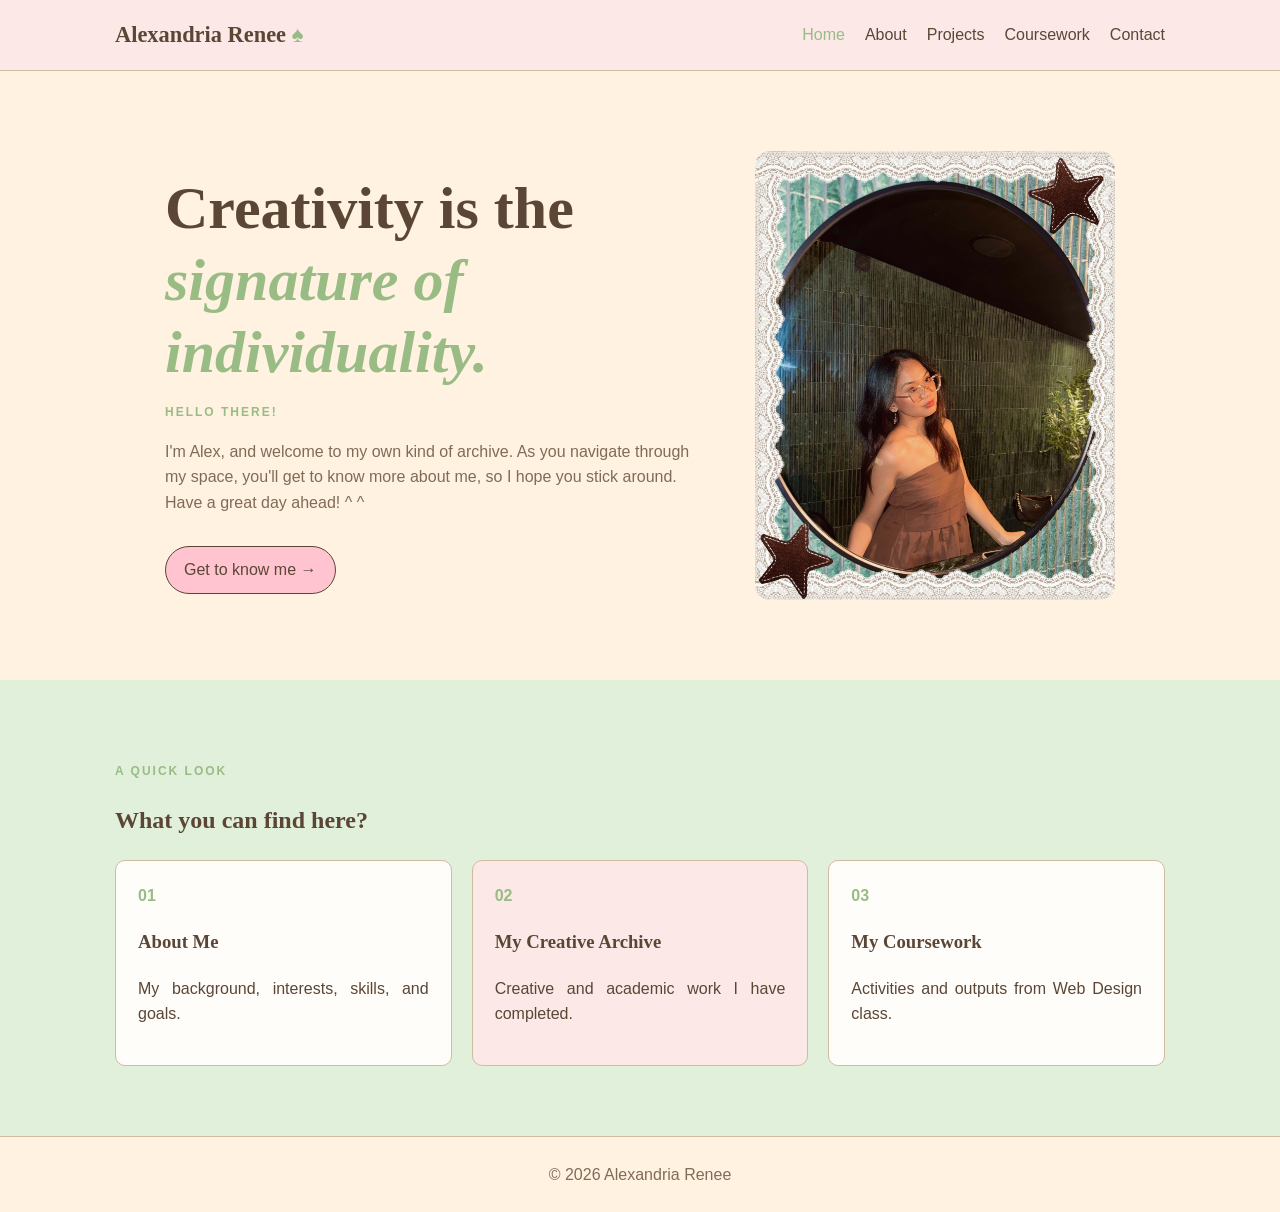
<file: index.html>
<!DOCTYPE html>
<html lang="en">
<head>
  <meta charset="UTF-8">
  <meta name="viewport" content="width=device-width, initial-scale=1.0">
  <title>Alex's Portfolio | Home</title>
  <link rel="stylesheet" href="style.css">
</head>
<body>

<header>
  <nav class="nav container">
    <a class="logo" href="index.html">Alexandria Renee <span>♠</span></a>

    <div class="links">
      <a class="active" href="index.html">Home</a>
      <a href="about.html">About</a>
      <a href="projects.html">Projects</a>
      <a href="coursework.html">Coursework</a>
      <a href="contact.html">Contact</a>
    </div>
  </nav>
</header>

<main>
  <section class="home container">
    <div>
      <h1>
        Creativity is the
        <span class="highlight">signature of individuality.</span>
      </h1>
      <p class="label">HELLO THERE!</p>
      <p class="intro">
        I'm Alex, and welcome to my own kind of archive. As you navigate
        through my space, you'll get to know more about me, so I hope you
        stick around. Have a great day ahead! ^ ^
      </p>

      <a class="button" href="about.html">Get to know me →</a>
    </div>

    <div class="portfolio-image">
      <img src="images/alex1.jpg" alt="me">
    </div>
  </section>

  <section class="green-section">
    <div class="container">
      <p class="label">A QUICK LOOK</p>
      <h2>What you can find here?</h2>

      <div class="three-columns">
        <a class="card" href="about.html">
          <span>01</span>
          <h3>About Me</h3>
          <p>My background, interests, skills, and goals.</p>
        </a>
        
        <a class="card pink" href="projects.html">
          <span>02</span>
          <h3>My Creative Archive</h3>
          <p>Creative and academic work I have completed.</p>
        </a>
        
        <a class="card" href="coursework.html">
          <span>03</span>
          <h3>My Coursework</h3>
          <p>Activities and outputs from Web Design class.</p>
        </a>
      </div>
    </div>
  </section>
</main>

<footer>© 2026 Alexandria Renee</footer>

</body>
</html>
</file>
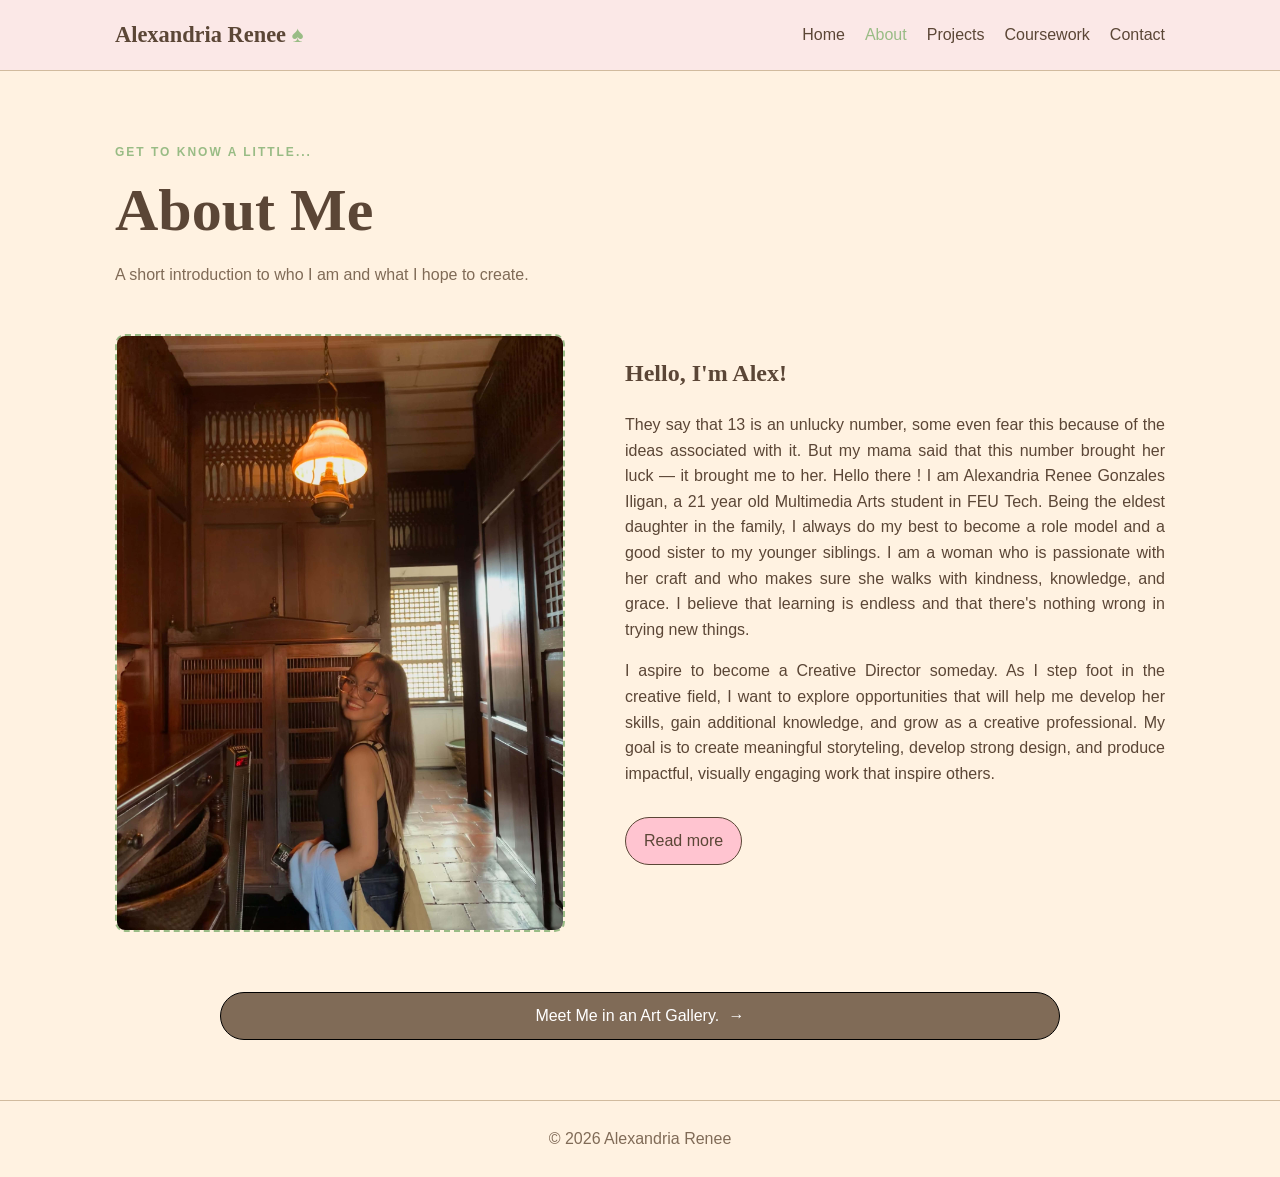
<file: about.html>
<!DOCTYPE html>
<html lang="en">
<head>
  <meta charset="UTF-8">
  <meta name="viewport" content="width=device-width, initial-scale=1.0">
  <title>Alex's Portfolio | About</title>
  <link rel="stylesheet" href="style.css">
</head>
<body>

<header>
  <nav class="nav container">
    <a class="logo" href="index.html">
      Alexandria Renee <span>♠</span>
    </a>

    <div class="links">
        <a href="index.html">Home</a>
        <a class="active" href="about.html">About</a>
        <a href="projects.html">Projects</a>
        <a href="coursework.html">Coursework</a>
        <a href="contact.html">Contact</a>
</div>
  </nav>
</header>

<main>

  <section class="page-title container">
    <p class="label">GET TO KNOW A LITTLE...</p>
    <h1>About Me</h1>
    <p>A short introduction to who I am and what I hope to create.</p>
  </section>

  <section class="container about-layout">
    
    <div class="photo-box">
      <img src="images/alex2.jpg" alt="me">
    </div>

    <div>
      <h2>Hello, I'm Alex!</h2>
      
      <p class="about-paragraph">
        They say that 13 is an unlucky number, some even fear this because of the ideas 
        associated with it. But my mama said that this number brought her luck — it brought 
        me to her. Hello there ! I am Alexandria Renee Gonzales Iligan, a 21 year old 
        Multimedia Arts student in FEU Tech. Being the eldest daughter in the family, 
        I always do my best to become a role model and a good sister to my younger siblings. 
        I am a woman who is passionate with her craft and who makes sure she walks with kindness, 
        knowledge, and grace. I believe that learning is endless and that there's nothing wrong 
        in trying new things.
      </p>
      
      <p class="about-paragraph">
        I aspire to become a Creative Director someday. 
        As I step foot in the creative field, I want to explore opportunities 
        that will help me develop her skills, gain additional knowledge, and 
        grow as a creative professional. My goal is to create meaningful storyteling, 
        develop strong design, and produce impactful, visually engaging work that 
        inspire others.
      </p>

      <button id="showButton" class="button">
        Read more
      </button>
      
    <div id="details" class="details">
        
      <p>
        <b>Interests:</b>
        Sketching & Painting, Reading, Music, Photography
      </p>
      
      <p>
        <b>Skills:</b>
        Concept Development, Graphic Design, Visual Composition, Spatial & Design Awareness, Creative Thinking
      </p>

      <p>
        <b>Goal:</b>
        To grow within the creative field through meaningful storytelling, 
        developing strong design and creative skills, and producing impactful, 
        visually engaging work that inspires others.
      </p>
    </div>

  </section>

  <section class="gallery-area container">
    <button
      class="gallery-button"
      type="button"
      onclick="window.location.href='projects.html'">
      Meet Me in an Art Gallery. <span>→</span>
    </button>
  </section>

</main>

<footer>© 2026 Alexandria Renee</footer>

<script src="script.js"></script>

</body>
</html>
</file>
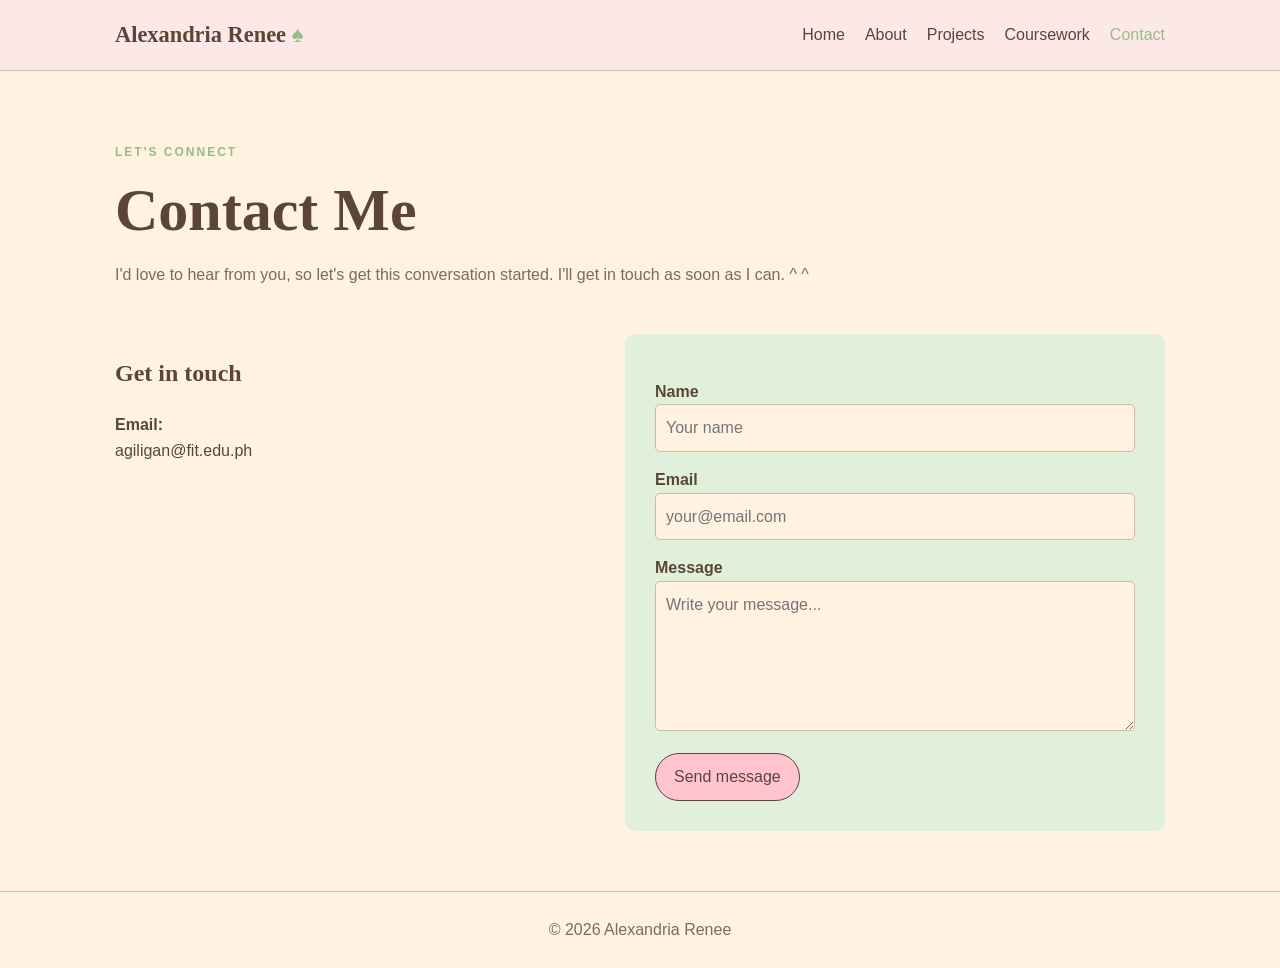
<file: contact.html>
<!DOCTYPE html>
<html lang="en">
<head>
  <meta charset="UTF-8">
  <meta name="viewport" content="width=device-width, initial-scale=1.0">
  <title>Alex's Portfolio | Contact</title>
  <link rel="stylesheet" href="style.css">
</head>
<body>

<header>
  <nav class="nav container">
    <a class="logo" href="index.html">Alexandria Renee <span>♠</span></a>

    <div class="links">
      <a href="index.html">Home</a>
      <a href="about.html">About</a>
      <a href="projects.html">Projects</a>
      <a href="coursework.html">Coursework</a>
      <a class="active" href="contact.html">Contact</a>
    </div>
  </nav>
</header>

<main>
  <section class="page-title container">
    <p class="label">LET'S CONNECT</p>
    <h1>Contact Me</h1>
    <p>I'd love to hear from you, so let's get this conversation started.
       I'll get in touch as soon as I can. ^ ^ </p>
  </section>

  <section class="container contact-layout">
    <div>
      <h2>Get in touch</h2>
        <b>Email:</b><br>
       agiligan@fit.edu.ph
      </p>

    </div>

    <form>
      <label for="name">Name</label>
      <input id="name" type="text" required placeholder="Your name">

      <label for="email">Email</label>
      <input id="email" type="email" required placeholder="your@email.com">

      <label for="message">Message</label>
      <textarea id="message" rows="5" required placeholder="Write your message..."></textarea>

      <button class="button" type="submit">Send message</button>
    </form>
  </section>
</main>

<footer>© 2026 Alexandria Renee</footer>

</body>
</html>
</file>
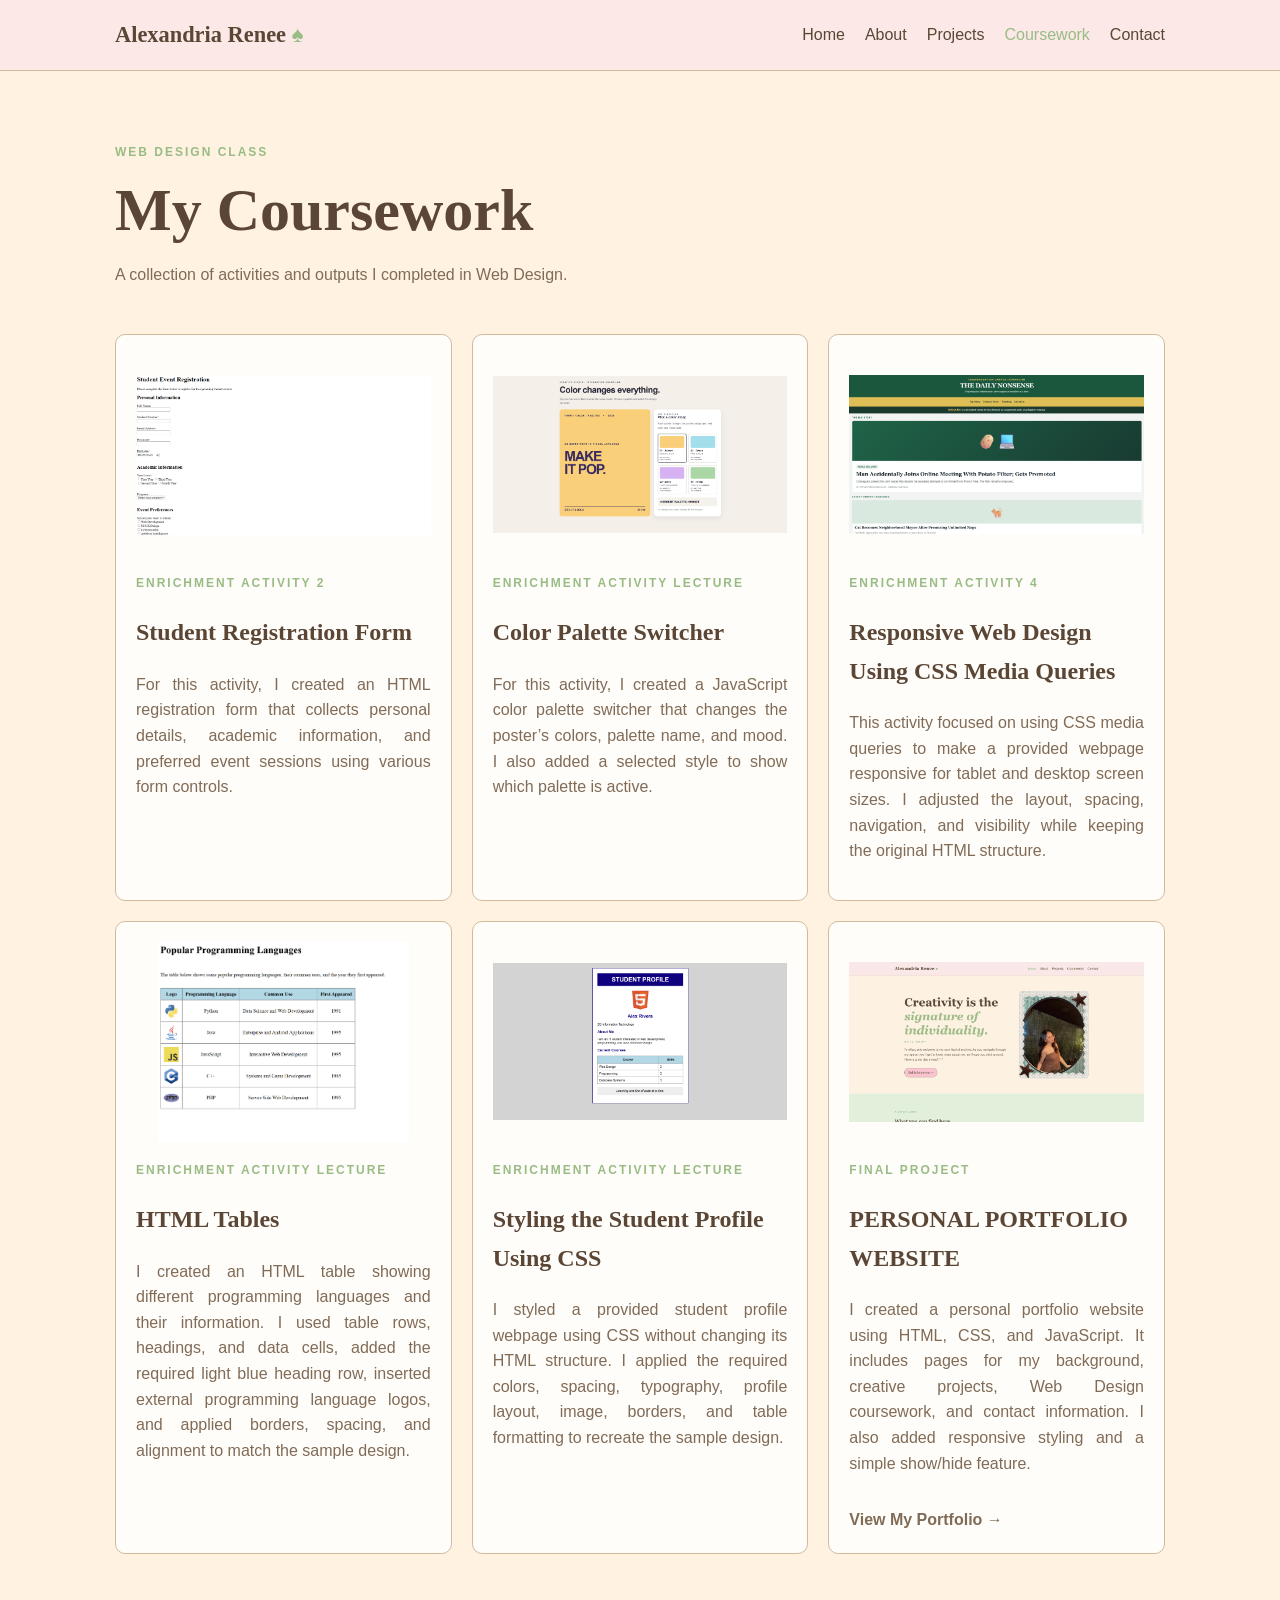
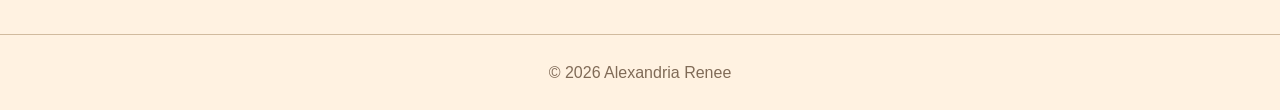
<file: coursework.html>
<!DOCTYPE html>
<html lang="en">
<head>
  <meta charset="UTF-8">
  <meta name="viewport" content="width=device-width, initial-scale=1.0">
  <title>Alex's Portfolio | Coursework</title>
  <link rel="stylesheet" href="style.css">
</head>
<body>

<header>
  <nav class="nav container">
    <a class="logo" href="index.html">Alexandria Renee <span>♠</span></a>

    <div class="links">
      <a href="index.html">Home</a>
      <a href="about.html">About</a>
      <a href="projects.html">Projects</a>
      <a class="active" href="coursework.html">Coursework</a>
      <a href="contact.html">Contact</a>
    </div>
  </nav>
</header>

<main>
  <section class="page-title container">
    <p class="label">WEB DESIGN CLASS</p>

    <h1>My Coursework</h1>

    <p>
      A collection of activities and outputs I completed in Web Design.
    </p>
  </section>

  <section class="course-grid container">

    <a class="course-card" href="#activity1">
      <img src="images/Student Registration Form.png" alt="Activity 1">
      <p class="label">ENRICHMENT ACTIVITY 2</p>
      <h2>Student Registration Form</h2>
      <p>
       For this activity, I created an HTML registration form that collects personal details, 
       academic information, and preferred event sessions using various form controls.
      </p>
    </a>

    <a class="course-card" href="#activity2">
      <img src="images/Color Palette Switcher.png" alt="Activity 2">
      <p class="label">ENRICHMENT ACTIVITY LECTURE</p>
      <h2>Color Palette Switcher</h2>
      <p>
        For this activity, I created a JavaScript color palette switcher that changes the poster’s colors, palette name, and mood. 
        I also added a selected style to show which palette is active.
      </p>
    </a>

    <a class="course-card" href="#activity3">
      <img src="images/Responsive Web Design Using CSS Media Queries.png" alt="Activity 3">
      <p class="label">ENRICHMENT ACTIVITY 4</p>
      <h2>Responsive Web Design Using CSS Media Queries</h2>
      <p>
        This activity focused on using CSS media queries to make a provided webpage responsive for tablet and desktop screen sizes. 
        I adjusted the layout, spacing, navigation, and visibility while keeping the original HTML structure.
      </p>
    </a>

    <a class="course-card" href="#activity4">
      <img src="images/HTML Tables.png" alt="Activity 4">

      <p class="label">ENRICHMENT ACTIVITY LECTURE</p>

      <h2>HTML Tables</h2>

      <p>
        I created an HTML table showing different programming languages and their information. I used table rows, headings, 
        and data cells, added the required light blue heading row, inserted external programming language logos, and 
        applied borders, spacing, and alignment to match the sample design.
      </p>
    </a>

    <a class="course-card" href="#activity5">
      <img src="images/Styling the Student Profile Using CSS.png" alt="Activity 5">

      <p class="label">ENRICHMENT ACTIVITY LECTURE</p>

      <h2>Styling the Student Profile Using CSS</h2>

      <p>
        I styled a provided student profile webpage using CSS without changing its HTML structure. 
        I applied the required colors, spacing, typography, profile layout, image, borders, and table formatting 
        to recreate the sample design.
      </p>
    </a>

    <div class="course-card">

  <img src="images/Final Project.png" alt="Activity 6">

  <p class="label">FINAL PROJECT</p>

  <h2>PERSONAL PORTFOLIO WEBSITE</h2>

  <p>
    I created a personal portfolio website using HTML, CSS, and JavaScript.
    It includes pages for my background, creative projects, Web Design
    coursework, and contact information. I also added responsive styling
    and a simple show/hide feature.
  </p>

  <a class="output-link"
     href="https://agiligan.github.io"
     target="_blank">
    View My Portfolio →
  </a>

</div>
    <div id="activity1" class="image-popup">
      <a href="#" class="close-button">Close ✕</a>
      <img src="images/Student Registration Form.png" alt="Activity 1">
    </div>

    <div id="activity2" class="image-popup">
      <a href="#" class="close-button">Close ✕</a>
      <img src="images/Color Palette Switcher.png" alt="Activity 2">
    </div>

    <div id="activity3" class="image-popup">
      <a href="#" class="close-button">Close ✕</a>
      <img src="images/Responsive Web Design Using CSS Media Queries.png" alt="Activity 3">
    </div>

    <div id="activity4" class="image-popup">
      <a href="#" class="close-button">Close ✕</a>
      <img src="images/HTML Tables.png" alt="Activity 4">
    </div>

    <div id="activity5" class="image-popup">
      <a href="#" class="close-button">Close ✕</a>
      <img src="images/Styling the Student Profile Using CSS.png" alt="Activity 5">
    </div>
  </section>
</main>

<footer>© 2026 Alexandria Renee</footer>

</body>
</html>
</file>
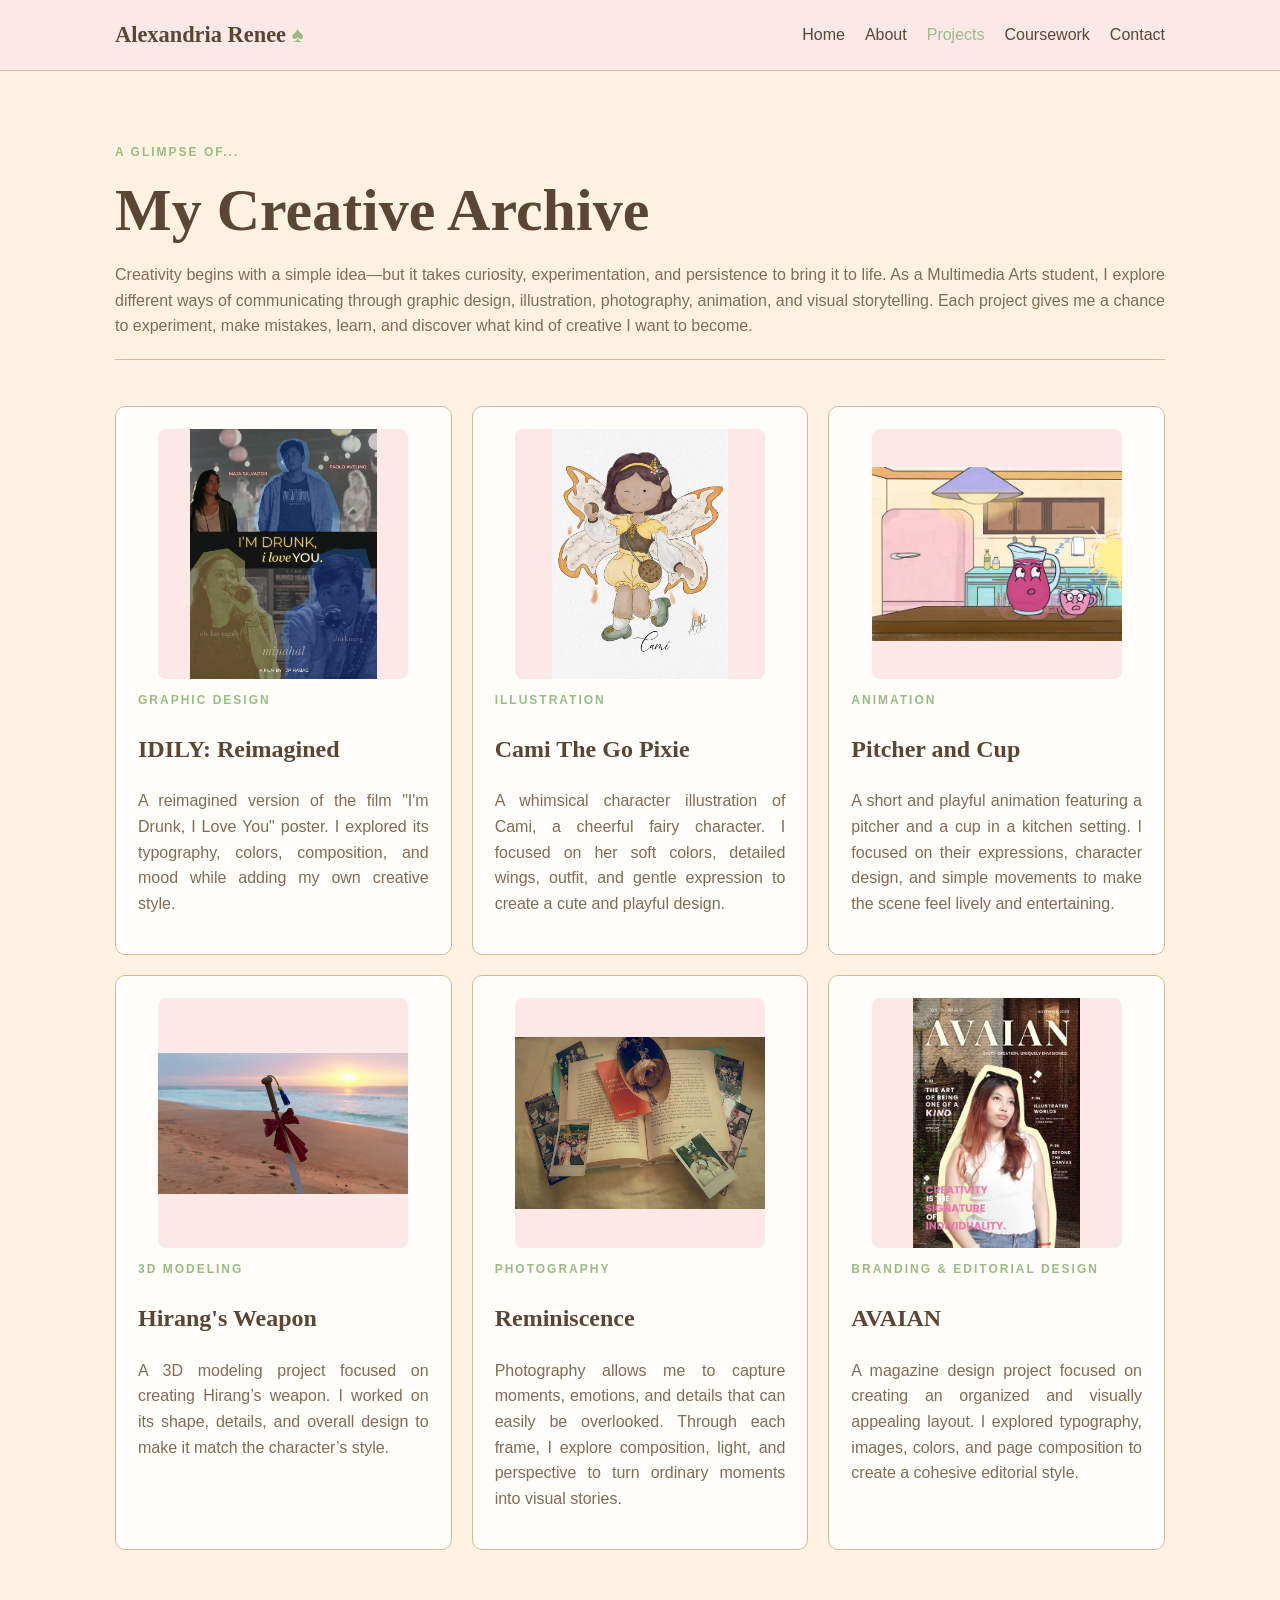
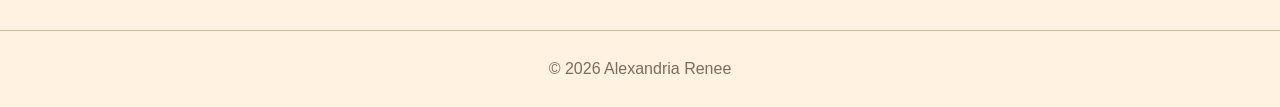
<file: projects.html>
<!DOCTYPE html>
<html lang="en">
<head>
  <meta charset="UTF-8">
  <meta name="viewport" content="width=device-width, initial-scale=1.0">
  <title>Alex's Portfolio | Projects</title>
  <link rel="stylesheet" href="style.css">
</head>
<body>

<header>
  <nav class="nav container">
    <a class="logo" href="index.html">Alexandria Renee <span>♠</span></a>

    <div class="links">
      <a href="index.html">Home</a>
      <a href="about.html">About</a>
      <a class="active" href="projects.html">Projects</a>
      <a href="coursework.html">Coursework</a>
      <a href="contact.html">Contact</a>
    </div>
  </nav>
</header>

<main>
  <section class="page-title container">
    <p class="label">A GLIMPSE OF...</p>
    <h1>My Creative Archive</h1>
    
    <p class="project-intro">
    Creativity begins with a simple idea—but it takes curiosity,
    experimentation, and persistence to bring it to life. As a Multimedia
    Arts student, I explore different ways of communicating through graphic
    design, illustration, photography, animation, and visual storytelling.
    Each project gives me a chance to experiment, make mistakes, learn, and
    discover what kind of creative I want to become.
    </p>
  </section>

  <section class="container">
    <div class="project-grid">

      <a class="project" href="#project1">
        <img src="images/IDILY POSTER.jpg" alt="IDILY">
        <p class="label">GRAPHIC DESIGN</p>
        <h2>IDILY: Reimagined</h2>
        <p>
          A reimagined version of the film "I'm Drunk, I Love You" poster. I explored its typography,
          colors, composition, and mood while adding my own creative style.
        </p>
      </a>

      <a class="project" href="#project2">
        <img src="images/cami.jpg" alt="Cami">
        <p class="label">ILLUSTRATION</p>
        <h2>Cami The Go Pixie</h2>
        <p>
          A whimsical character illustration of Cami, a cheerful fairy character. 
          I focused on her soft colors, detailed wings, outfit, and gentle expression 
          to create a cute and playful design.
        </p>
      </a>

      <a class="project" href="#project3">
        <img src="images/Pitcher and Cup.jpg" alt="Pitcher and Cup">
        <p class="label">ANIMATION</p>
        <h2>Pitcher and Cup</h2>
        <p>
          A short and playful animation featuring a pitcher and a cup in a kitchen setting. 
          I focused on their expressions, character design, and simple movements to make the 
          scene feel lively and entertaining.
        </p>
      </a>

      <a class="project" href="#project4">
        <img src="images/render 4.jpg" alt="weapon">
        <p class="label">3D MODELING</p>
        <h2>Hirang's Weapon</h2>
        <p>
          A 3D modeling project focused on creating Hirang’s weapon. I worked on its shape, 
          details, and overall design to make it match the character’s style.
        </p>
      </a>

      <a class="project" href="#project5">
        <img src="images/Reminiscence.jpg" alt="Reminiscence">
        <p class="label">PHOTOGRAPHY</p>
        <h2>Reminiscence</h2>
        <p>
          Photography allows me to capture moments, emotions, and details that can easily be overlooked. 
          Through each frame, I explore composition, light, and perspective to turn ordinary moments into visual stories.
        </p>
      </a>

      <a class="project" href="#project6">
        <img src="images/AVAIAN.png" alt="magazine cover">
        <p class="label">BRANDING & EDITORIAL DESIGN</p>
        <h2>AVAIAN</h2>
        <p>
          A magazine design project focused on creating an organized and visually appealing layout. 
          I explored typography, images, colors, and page composition to create a cohesive editorial style.
        </p>
      </a>
    </div>

    <div id="project1" class="image-popup">
      <a href="#" class="close-button">Close ✕</a>
      <img src="images/IDILY POSTER.jpg" alt="IDILY poster">
    </div>
    
    <div id="project2" class="image-popup">
      <a href="#" class="close-button">Close ✕</a>
      <img src="images/cami.jpg" alt="Cami">
    </div>
    
    <div id="project3" class="image-popup">
      <a href="#" class="close-button">Close ✕</a>
      <video controls>
        <source src="images/Pitcher and Cup.mp4" type="video/mp4">
      </video>
    </div>
    
    <div id="project4" class="image-popup">
      <a href="#" class="close-button">Close ✕</a>
      <img src="images/render 4.jpg" alt="weapon">
    </div>
    
    <div id="project5" class="image-popup">
      <a href="#" class="close-button">Close ✕</a>
      <img src="images/Reminiscence.jpg" alt="Reminiscence">
    </div>
    
    <div id="project6" class="image-popup">
      <a href="#" class="close-button">Close ✕</a>
      <img src="images/AVAIAN.png" alt="magazine cover">
    </div>

  </section>
</main>

<footer>© 2026 Alexandria Renee</footer>

</body>
</html>
</file>
<file: style.css>
/* BASIC SETUP */

* {
  box-sizing: border-box;
}

body {
  margin: 0;
  background-color: #fff2e1;
  color: #5b4636;
  font-family: Arial, sans-serif;
  line-height: 1.6;
}

a {
  color: inherit;
  text-decoration: none;
}

.container {
  width: 90%;
  max-width: 1050px;
  margin: auto;
}

/* NAVIGATION */

header {
  background-color: #fbe8e7;
  border-bottom: 1px solid #d1bb9e;
}

.nav {
  min-height: 70px;
  display: flex;
  align-items: center;
  justify-content: space-between;
}

.logo {
  color: #5b4636;
  font-family: Georgia, serif;
  font-size: 1.4rem;
  font-weight: bold;
}

.logo span {
  color: #99bc85;
}

.links {
  display: flex;
  gap: 20px;
}

.links a {
  padding: 5px 0;
}

.links a:hover,
.links .active {
  color: #99bc85;
}

/* TEXT */

h1,
h2,
h3 {
  font-family: Georgia, serif;
}

h1 {
  margin: 15px 0;
  font-size: 60px;
  line-height: 1.2;
}

.label {
  color: #99bc85;
  font-size: 12px;
  font-weight: bold;
  letter-spacing: 2px;
}

/* HOME PAGE */

.home {
  min-height: 570px;
  display: grid;
  grid-template-columns: 1.2fr 0.8fr;
  gap: 50px;
  align-items: center;
  padding: 80px 50px;
  border-radius: 15px;
}

.highlight {
  display: block;
  color: #99bc85;
  font-style: italic;
}

.intro {
  max-width: 540px;
  color: #806b57;
}

.portfolio-image img {
  width: 100%;
  max-width: 430px;
  height: auto;
  display: block;
  margin: auto;
  border-radius: 15px;
}

.green-section {
  padding: 70px 0;
  background-color: #e1f0da;
}

/* BUTTONS */

.button {
  display: inline-block;
  margin-top: 15px;
  padding: 10px 18px;
  border: 1px solid #5b4636;
  border-radius: 25px;
  background-color: #ffc4d0;
  color: #5b4636;
  cursor: pointer;
  font: inherit;
}

.button:hover {
  background-color: #99bc85;
  color: white;
}

/* PAGE HEADINGS */

.page-title {
  padding: 60px 0 30px;
}

.page-title h1 {
  margin: 5px 0;
}

.page-title p:last-child {
  color: #806b57;
}

.project-intro {
  padding-bottom: 20px;
  border-bottom: 1px solid #d1bb9e;
  color: #806b57;
  text-align: justify;
}

/* CARD LAYOUT */

.three-columns,
.project-grid,
.course-grid {
  display: grid;
  grid-template-columns: repeat(3, 1fr);
  gap: 20px;
}

.project-grid {
  margin-bottom: 80px;
}

.card,
.project,
.course-card {
  display: block;
  border: 1px solid #d1bb9e;
  border-radius: 10px;
  background-color: #fffdf9;
}

.card,
.project {
  padding: 22px;
}

.course-card {
  padding: 20px;
}

.project:hover,
.course-card:hover {
  background-color: #fbe8e7;
}

.card:hover,
.card.pink:hover {
  background-color: #99bc85;
}

.card.pink,
.course-card.pink {
  background-color: #fbe8e7;
}

.card span,
.course-card span {
  color: #99bc85;
  font-weight: bold;
}

/* ABOUT PAGE */

.about-layout,
.contact-layout {
  display: grid;
  grid-template-columns: 1fr 1.2fr;
  gap: 60px;
  padding-bottom: 60px;
}

.about-paragraph {
  text-align: justify;
}

.photo-box {
  min-height: 310px;
  display: grid;
  place-items: center;
  overflow: hidden;
  border: 2px dashed #99bc85;
  border-radius: 10px;
}

.photo-box img {
  width: 100%;
  height: 100%;
  object-fit: cover;
}

.details {
  display: none;
  margin-top: 30px;
}

.details.show {
  display: block;
}

.details p {
  padding-bottom: 10px;
  border-bottom: 1px solid #d1bb9e;
}

/* GALLERY BUTTON */

.gallery-area {
  padding-bottom: 60px;
  text-align: center;
}

.gallery-button {
  display: block;
  width: 80%;
  margin: auto;
  padding: 14px 20px;
  border: 1px solid black;
  border-radius: 25px;
  background-color: #806b57;
  color: white;
  cursor: pointer;
  font-family: Arial, sans-serif;
  font-size: 16px;
}

.gallery-button:hover {
  background-color: #99bc85;
}

.gallery-button span {
  margin-left: 5px;
}

/* PROJECT PAGE */

.project img {
  width: 250px;
  height: 250px;
  display: block;
  margin: auto;
  object-fit: contain;
  background-color: #fbe8e7;
  border-radius: 8px;
}

.project-image {
  height: 160px;
  display: grid;
  place-items: center;
  border-radius: 8px;
  color: white;
  font-weight: bold;
}

.card p,
.project p,
.course-card p {
  text-align: justify;
}

.project p:not(.label),
.course-card p:not(.label) {
  color: #806b57;
}
.course-grid {
  padding-bottom: 80px;
}

.course-card img {
  width: 100%;
  height: 200px;
  object-fit: contain;
  border-radius: 8px;
}

.course-card a {
  color: #a79277;
  font-weight: bold;
}

.course-card .output-link {
  display: inline-block;
  margin-top: 15px;
  color: #806b57;
  text-align: left;
}

.course-card .output-link:hover {
  color: #99bc85;
}

/* IMAGE AND VIDEO POPUP */

.image-popup {
  display: none;
  position: fixed;
  top: 0;
  left: 0;
  width: 100%;
  height: 100%;
  background-color: rgba(91, 70, 54, 0.8);
  text-align: center;
  z-index: 10;
}

.image-popup:target {
  display: block;
}

.image-popup img,
.image-popup video {
  width: auto;
  max-width: 80%;
  max-height: 80%;
  margin-top: 60px;
}

.close-button {
  position: absolute;
  top: 20px;
  right: 30px;
  color: white;
  font-size: 18px;
}

/* CONTACT PAGE */

.contact-layout form {
  padding: 30px;
  border-radius: 10px;
  background-color: #e1f0da;
}

label {
  display: block;
  margin-top: 15px;
  font-weight: bold;
}

input,
textarea {
  width: 100%;
  padding: 10px;
  border: 1px solid #d1bb9e;
  border-radius: 5px;
  background-color: #fff2e1;
  color: #5b4636;
  font: inherit;
}

textarea {
  resize: vertical;
}

/* FOOTER */

footer {
  padding: 25px;
  border-top: 1px solid #d1bb9e;
  color: #806b57;
  text-align: center;
}

/* MOBILE DESIGN */

@media (max-width: 700px) {
  .nav {
    align-items: flex-start;
    flex-direction: column;
    gap: 10px;
    padding: 15px 0;
  }

  .links {
    flex-wrap: wrap;
    gap: 10px;
  }

  .home,
  .about-layout,
  .contact-layout {
    grid-template-columns: 1fr;
    gap: 30px;
  }

  .home {
    padding: 40px 25px;
  }

  h1 {
    font-size: 42px;
  }

  .three-columns,
  .project-grid,
  .course-grid {
    grid-template-columns: 1fr;
  }

  .gallery-button {
    width: 100%;
  }
}
</file>
